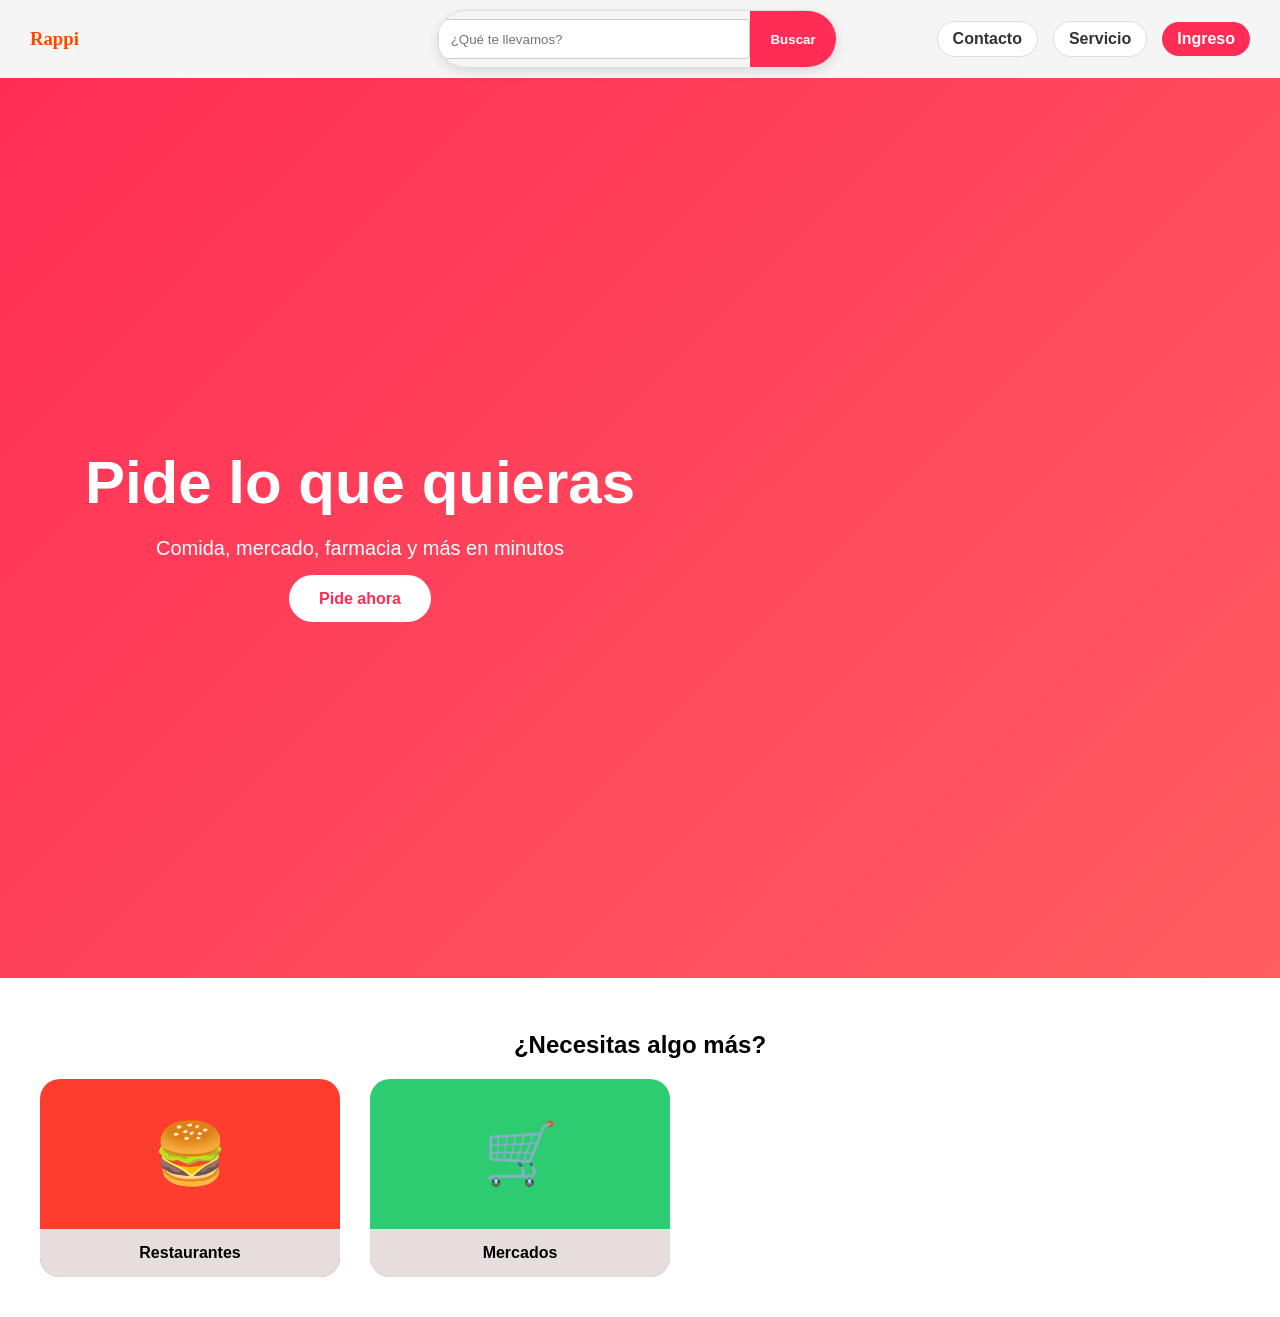
<file: index.html>
<!DOCTYPE html>
<html lang="es">
<head>
    <meta charset="UTF-8">
    <title>Rappi</title>
    <link rel="stylesheet" href="style.css">
</head>

<body>
    <header class="navbar">
        <div class="izquierda">
            <h3 class="titulo">Rappi</h3>
        </div>

        <div class="centro">
            <div class="buscador">
                <input type="text" placeholder="¿Qué te llevamos?">
                <button>Buscar</button>
            </div>
        <div class="derecha">
            <a href="view/contacto.html" class="nav-btn">Contacto</a>
            <a href="view/servicio.html" class="nav-btn">Servicio</a>
            <a href="login.html" class="nav-btn ingreso">Ingreso</a>
        </div>
    </header>
    <section class="hero">
        <div class="contenido">
            <h1>Pide lo que quieras</h1>
            <p>Comida, mercado, farmacia y más en minutos</p>
            <a href="#" class="btn">Pide ahora</a>
            
        </div>
        <iframe width="560" height="315" src="https://www.youtube.com/embed/qoVH6sMn9V4?si=M3U5gD7JUgZf0ZRR" title="YouTube video player" frameborder="0" allow="accelerometer; autoplay; clipboard-write; encrypted-media; gyroscope; picture-in-picture; web-share" referrerpolicy="strict-origin-when-cross-origin" allowfullscreen></iframe>
    </section>
    <section class="categorias">
        <h2>¿Necesitas algo más?</h2>

        <div class="cards">
            <div class="card rojo">
                <div class="icono">🍔</div>
                <p>Restaurantes</p>
            </div>

            <div class="card verde">
                <div class="icono">🛒</div>
                <p>Mercados</p>
            </div>
        </div>
    </section>

</body>
</html>
</file>
<file: style.css>
* {
    margin: 0;
    padding: 0;
    box-sizing: border-box;
    font-family: Arial, sans-serif;
}
.navbar {
    display: flex;
    align-items: center;
    justify-content: space-between;
    padding: 10px 30px;
    background: #f5f5f5;
}
.izquierda {
    flex: 1;
}
.titulo {
    font-family: cursive;
    color: orangered;
}
.centro {
    flex: 2;
    display: flex;
    justify-content: center;
}
.derecha {
    flex: 1;
    display: flex;
    justify-content: flex-end;
}
.buscador {
    display: flex;
    width: 400px;
    border-radius: 30px;
    overflow: hidden;
    border: 1px solid #ddd;
    box-shadow: 0 4px 12px rgba(0,0,0,0.1);
}

.buscador input {
    flex: 1;
    height: 40px;
    border: none;
    padding-left: 15px;
    outline: none;
}

.buscador button {
    padding: 0 20px;
    border: none;
    background: #ff2d55;
    color: white;
    cursor: pointer;
    font-weight: bold;
}

.buscador button:hover {
    background: black;
}
.hero {
    height: 100vh;
    background: linear-gradient(135deg, #ff2d55, #ff5e62);
    display: flex;
    justify-content: center;
    align-items: center;
    text-align: center;
    color: white;
}

.contenido h1 {
    font-size: 60px;
    margin-bottom: 20px;
}
.contenido p {
    font-size: 20px;
    margin-bottom: 30px;
}
.btn {
    text-decoration: none;
    background: white;
    color: #ff2d55;
    padding: 15px 30px;
    border-radius: 30px;
    font-weight: bold;
    transition: 0.3s;
}
.btn:hover {
    background: black;
    color: white;
}
.categorias {
    padding: 40px;
    background: white;
    margin-top: 1%;
}

.categorias h2 {
    margin-bottom: 20px;
    text-align: center;
}
.cards {
    display: flex;
    gap: 30px;
}
.card {
    width: 300px;
    border-radius: 20px;
    overflow: hidden;
    cursor: pointer;
    transition: 0.3s;
}

.card:hover {
    transform: scale(1.05);
}
.rojo {
    background: #ff3d2e;
}

.verde {
    background: #2ecc71;
}
.icono {
    height: 150px;
    display: flex;
    justify-content: center;
    align-items: center;
    font-size: 60px;
}
.card p {
    background: #e6dede;
    text-align: center;
    padding: 15px;
    font-weight: bold;
}
.derecha {
    display: flex;
    align-items: center;
    gap: 15px;
}
.nav-btn {
    text-decoration: none;
    padding: 8px 15px;
    border-radius: 20px;
    background: white;
    color: #333;
    border: 1px solid #ddd;
    transition: 0.3s;
    font-weight: bold;
}
.nav-btn:hover {
    background: #ff2d55;
    color: white;
}
.ingreso {
    background: #ff2d55;
    color: white;
    border: none;
}

.ingreso:hover {
    background: black;
}
<style>
form {
  border-radius: 5px;
  background-color: #f2f2f2;
  padding: 20px;
  width: 100%;
}

label {display: block;}

input[type=text], select {
  width: 100%;
  padding: 12px;
  margin: 8px 0;
  display: inline-block;
  border: 1px solid #ccc;
  border-radius: 4px;
  box-sizing: border-box;
}

input[type=password], select {
  width: 100%;
  padding: 12px;
  margin: 8px 0;
  display: inline-block;
  border: 1px solid #ccc;
  border-radius: 4px;
  box-sizing: border-box;
}

input[type=submit] {
  width: 100%;
  background-color: #4CAF50;
  color: white;
  padding: 14px;
  margin: 8px 0;
  border: none;
  border-radius: 4px;
  cursor: pointer;
}

input[type=submit]:hover {
  background-color: #45a049;
}
.fondocolor
{
    background-color: cornsilk;
}
</file>
